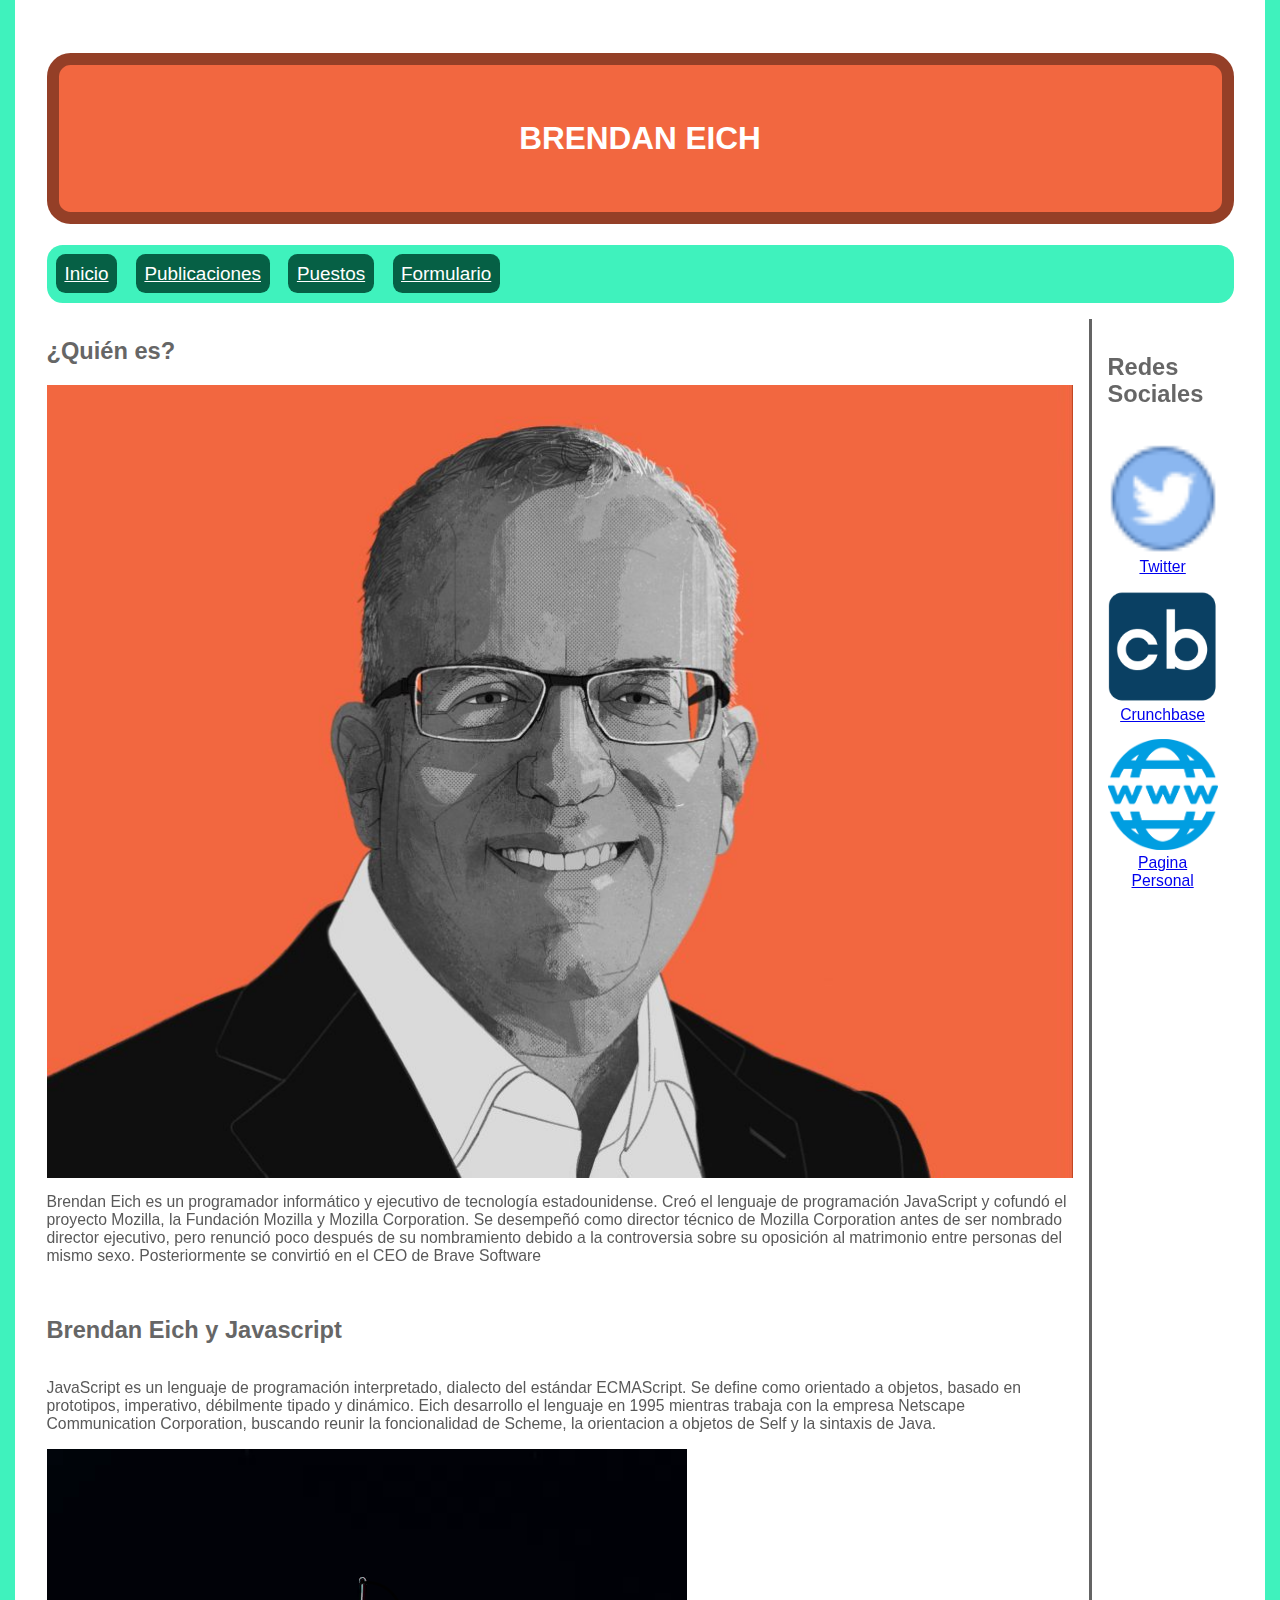
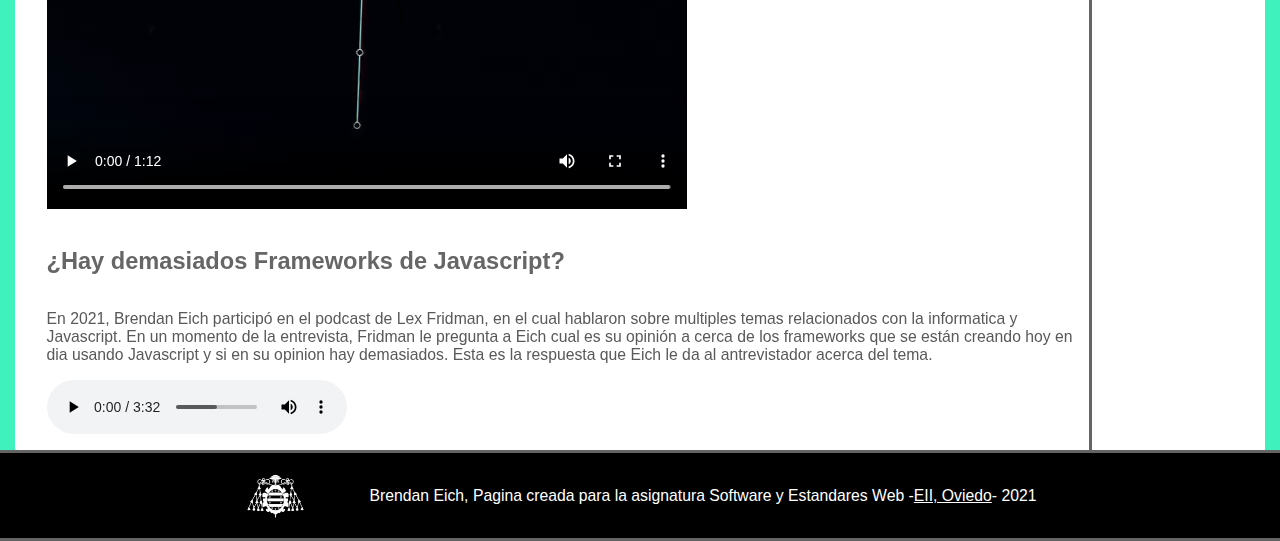
<file: index.html>
<!DOCTYPE HTML>

<html lang="es">
    <head>
        <!-- Datos que describen el documento -->
        <meta charset="UTF-8" />

        <meta name="keywords" content = "Brendan Eich, Mozilla, JavaScript, Brave"/>

        <meta name="author" content="Luis A. Fernandez Suarez"/>
        <meta name="description" content="Esta página esta dedicada a recopilar informacion sobre Brendan Eich, creador de JavaScript y cofundador de Mozilla Corporation"/>   

        <link rel="stylesheet" type="text/css" href="estructura.css"/>
        <link rel="stylesheet" type="text/css" href="estilos.css" />

        <title>Brendand Eich - Inicio</title>

    </head>

    <body>
        <header>
        <!-- Datos con el contenidos que aparece en el navegador -->
            <h1>Brendan Eich</h1>
        </header>
        
        <nav>
            <a title="Index" tabindex="1" accesskey="I" href="index.html">Inicio </a>

            <a title="Publicaciones" tabindex="2" accesskey="p" href="publicaciones.html"> Publicaciones</a>
            
            <a title="Puestos" tabindex="3" accesskey="j" href="puestos.html"> Puestos </a>
            
            <a title="Form" tabindex="4" accesskey="f" href="formulario.html"> Formulario </a>
        </nav>

        <main>
            <section>

                <img src="multimedia/brendan-eich.jpg" alt="Retrato de Brendan Eich">     
                <h2>¿Quién es?</h2>
                <p>
                    Brendan Eich es un programador informático y ejecutivo de tecnología estadounidense. Creó el lenguaje de programación JavaScript y cofundó el proyecto Mozilla, la Fundación Mozilla y Mozilla Corporation. Se desempeñó como director técnico de Mozilla Corporation antes de ser nombrado director ejecutivo, pero renunció poco después de su nombramiento debido a la controversia sobre su oposición al matrimonio entre personas del mismo sexo. Posteriormente se convirtió en el CEO de Brave Software
                </p>
            </section>

            <section>
                <h2>Brendan Eich y Javascript</h2>
                <p>
                    JavaScript es un lenguaje de programación interpretado, dialecto del estándar ECMAScript. Se define como orientado a objetos, basado en prototipos, imperativo, débilmente tipado y dinámico.
                    Eich desarrollo el lenguaje en 1995 mientras trabaja con la empresa Netscape Communication Corporation, buscando reunir la foncionalidad de Scheme, la orientacion a objetos de Self y la sintaxis de Java.              
                </p>
                <picture>
                    <video controls preload="auto">
                        <source src="multimedia/video1.mp4" />
                    </video>           
                </picture>
                
            </section>

            <section>
                <h2>¿Hay demasiados Frameworks de Javascript?</h2>
                <p>
                    En 2021, Brendan Eich participó en el podcast de Lex Fridman, en el cual hablaron sobre multiples temas relacionados con la informatica y Javascript. En un momento de la entrevista, Fridman le pregunta a Eich cual es su opinión a cerca de los frameworks que se están creando hoy en dia usando Javascript y si en su opinion hay demasiados.
                    Esta es la respuesta que Eich le da al antrevistador acerca del tema.
                </p>
                <audio controls>
                    <source src="multimedia/frameworks.mp3" type="audio/mpeg"/>
                </audio>
            </section>
            
            <aside>
                <h2>Redes Sociales</h2>
                <ul>
                    <li>
                        <img src="multimedia/twitter-icon.png" alt="Icono de Twitter"/>
                        <a href="https://twitter.com/BrendanEich">Twitter</a>
                    </li>

                    <li>
                        <img src="multimedia/crunchbase-icon.png" alt="Icono de Crunchbase"/>
                        <a href="https://www.crunchbase.com/person/brendan-eich">Crunchbase</a>
                    </li>

                    <li>
                        <img src="multimedia/www-icon.png" alt="Icono de Pagina Personal"/>
                        <a href="https://brendaneich.com/">Pagina Personal</a>
                    </li>
                </ul>
            </aside>

        </main>
        
        <footer>
            <img src="multimedia/uniovi-logo.png" alt="logo de Uniovi"/>
            Brendan Eich, Pagina creada para la asignatura Software y Estandares Web - <a href="https://ingenieriainformatica.uniovi.es/">EII, Oviedo</a> - 2021
        </footer>

    </body>
</html>
</file>
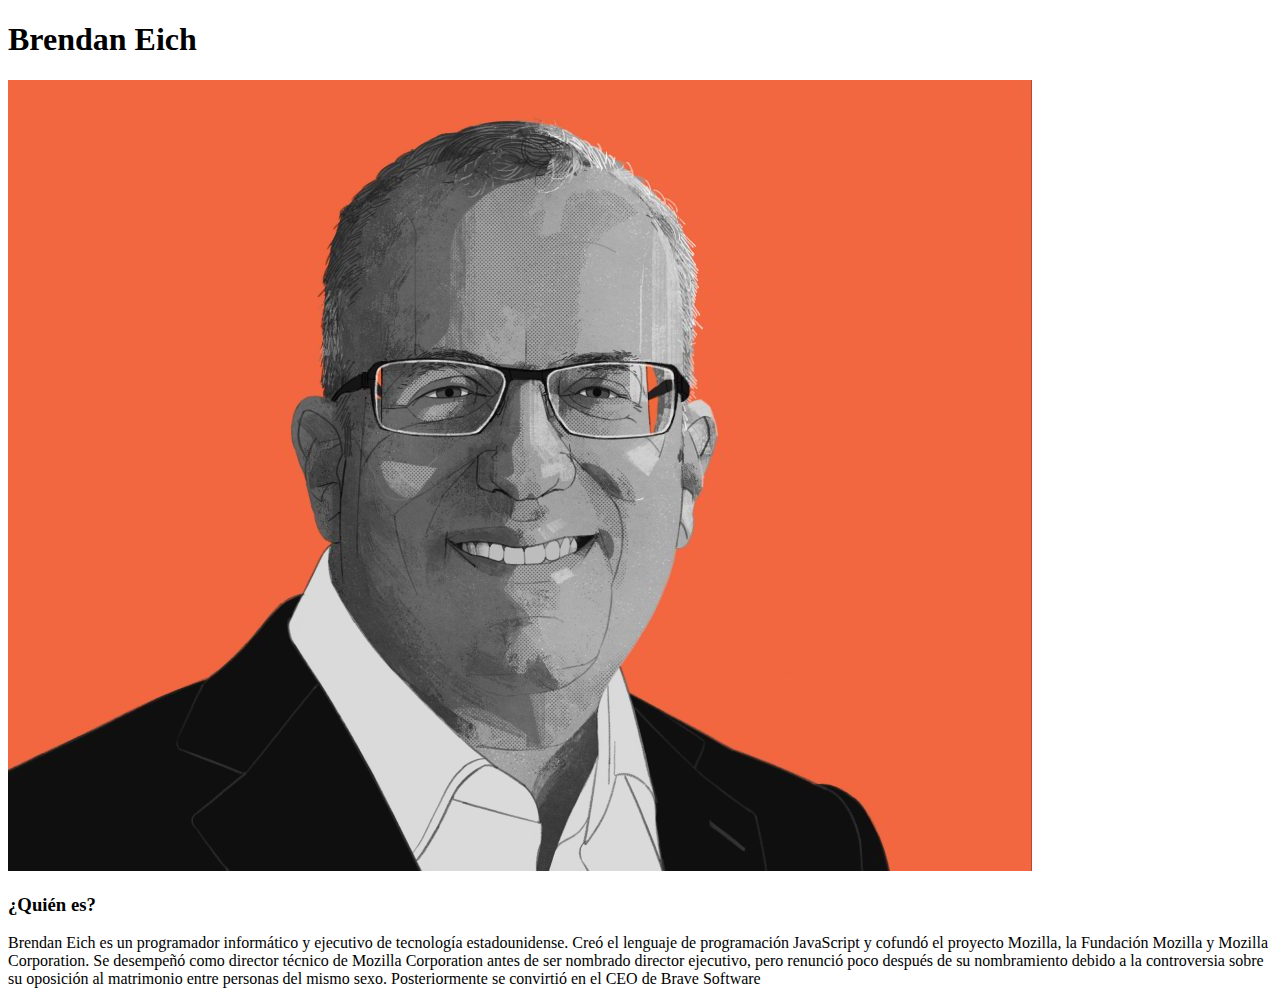
<file: practica1/index.html>
<!DOCTYPE HTML>

<html lang="es">
    <head>
        <!-- Datos que describen el documento -->
        <meta charset="UTF-8" />

        <meta name="keywords" content = "Brendan Eich, Mozilla, JavaScript, Brave"/>

        <meta name="author" content="Luis A. Fernandez Suarez"/>
        <meta name="description" content="Esta página esta dedicada a recopilar informacion sobre Brendan Eich, creador de JavaScript y cofundador de Mozilla Corporation"/>   
        
        <title>Brendand Eich - Inicio</title>

    </head>

    <body>
        <!-- Datos con el contenidos que aparece en el navegador -->
        <h1>Brendan Eich</h1>

        <img src="multimedia/brendan-eich.jpg" alt="Retrato de Brendan Eich">

        <h3>¿Quién es?</h3>
        <p>
            Brendan Eich es un programador informático y ejecutivo de tecnología estadounidense. Creó el lenguaje de programación JavaScript y cofundó el proyecto Mozilla, la Fundación Mozilla y Mozilla Corporation. Se desempeñó como director técnico de Mozilla Corporation antes de ser nombrado director ejecutivo, pero renunció poco después de su nombramiento debido a la controversia sobre su oposición al matrimonio entre personas del mismo sexo. Posteriormente se convirtió en el CEO de Brave Software
        </p>
    </body>
</html>
</file>
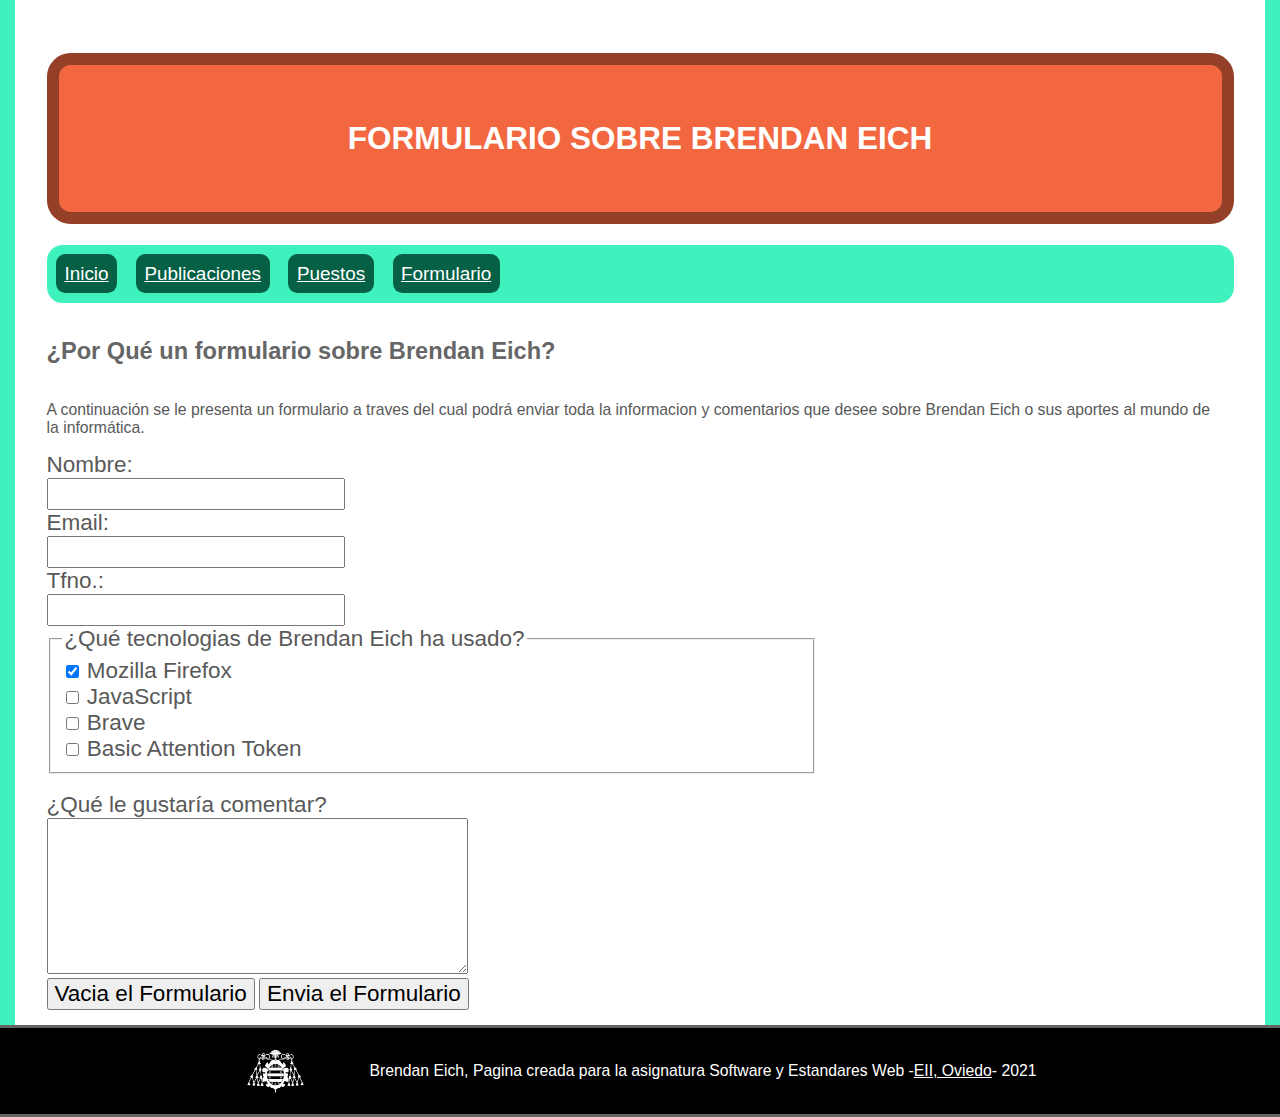
<file: formulario.html>
<!DOCTYPE HTML>

<html lang="es">
    <head>
        <!-- Datos que describen el documento -->
        <meta charset="UTF-8" />

        <meta name="keywords" content = "Brendan Eich, Formualario, Form, Mozilla, Brave, JavaScript"/>

        <meta name="author" content="Luis A. Fernandez Suarez"/>
        <meta name="description" content="Esta página presenta un formulario para enviar informacion y aportes sobre Brendan Eich"/>   
        
        <title>Brendan Eich - Formularion</title>
        <link rel="stylesheet" type="text/css" href="estructura.css"/>
        <link rel="stylesheet" type="text/css" href="estilos.css" />

    </head>

    <body>
        <header>
            <h1>Formulario sobre Brendan Eich</h1>
        </header>
        
        <nav>
            <a title="Index" tabindex="1" accesskey="I" href="index.html">Inicio </a>

            <a title="Publicaciones" tabindex="2" accesskey="p" href="publicaciones.html"> Publicaciones</a>
            
            <a title="Puestos" tabindex="3" accesskey="j" href="puestos.html"> Puestos </a>
            
            <a title="Form" tabindex="4" accesskey="f" href="formulario.html"> Formulario </a>
        </nav>
        
        <main>
            <section>
                <h2>¿Por Qué un formulario sobre Brendan Eich?</h2>
                <p>
                    A continuación se le presenta un formulario a traves del cual podrá enviar toda la informacion y comentarios que desee sobre Brendan Eich o sus aportes al mundo de la informática.
                </p>

                <form name="brendan-eich-form">

                    <label for="name">Nombre:</label><br>
                    <input type="text" id="name"><br> 

                    <label for="mail">Email:</label><br>
                    <input type="email" id="mail"><br> 

                    <label for="phone">Tfno.:</label><br>
                    <input type="tel" id="phone"><br> 

                    <fieldset>
                        <legend> ¿Qué tecnologias de Brendan Eich ha usado?</legend>

                        <input type="checkbox" id="mozilla" checked>
                        <label for="mozilla"> Mozilla Firefox</label><br>

                        <input type="checkbox" id="javascript">  
                        <label for="javascript"> JavaScript</label><br>

                        <input type="checkbox" id="brave">
                        <label for="brave"> Brave</label><br>

                        <input type="checkbox" id="bat">
                        <label for="bat"> Basic Attention Token</label>

                    </fieldset>
                    <br>
                    

                    <label for="comentario"> ¿Qué le gustaría comentar? </label> <br>
                    <textarea id="comentario" cols="50" rows="10"></textarea><br>

                    <input type="reset" value="Vacia el Formulario"> 
                    <input type="submit" value="Envia el Formulario">
                </form>
            </section>
        </main>
        
        <footer>
            <img src="multimedia/uniovi-logo.png" alt="logo de Uniovi"/>
            Brendan Eich, Pagina creada para la asignatura Software y Estandares Web - <a href="https://ingenieriainformatica.uniovi.es/">EII, Oviedo</a> - 2021
        </footer>
    </body>
</html>
</file>
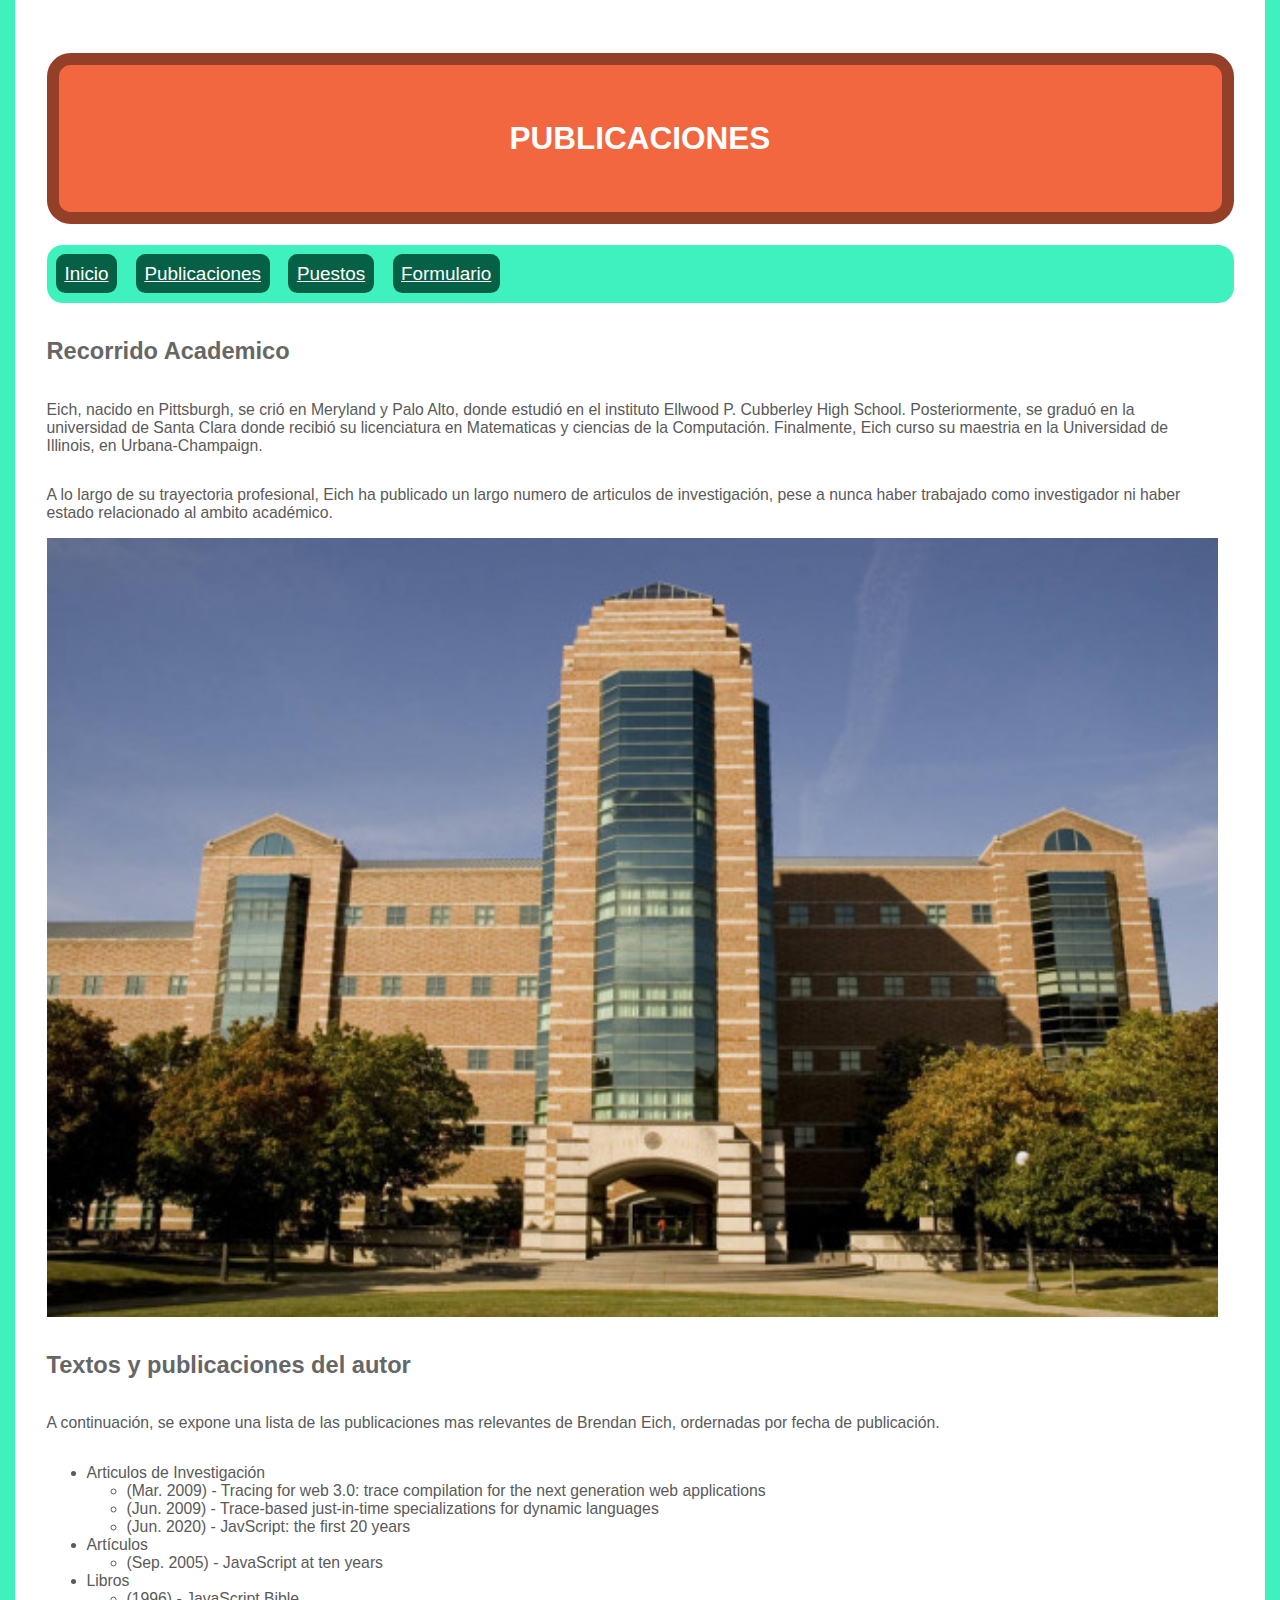
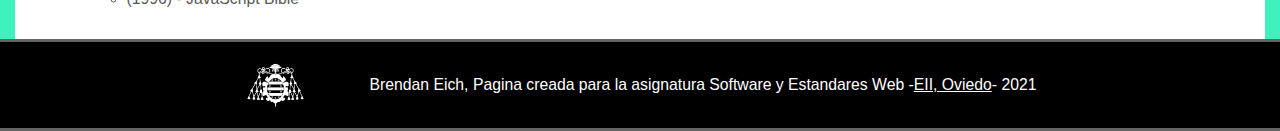
<file: publicaciones.html>
<!DOCTYPE HTML>

<html lang="es">
    <head>
        <!-- Datos que describen el documento -->
        <meta charset="UTF-8" />

        <meta name="keywords" content = "Brendan Eich, publication, JavaScript, research, article, books"/>

        <meta name="author" content="Luis A. Fernandez Suarez"/>
        <meta name="description" content="Esta página esta dedicada a recopilar informacion sobre las publicaciones academicas escritas por Brendan Eich"/>   
        
        <title>Brendan Eich - Publicaciones</title>

        <link rel="stylesheet" type="text/css" href="estructura.css"/>
        <link rel="stylesheet" href="estilos.css" />

    </head>

    <body>
        <header>
            <h1>Publicaciones</h1>
        </header>

        <nav>
            <a title="Index" tabindex="1" accesskey="I" href="index.html">Inicio </a>

            <a title="Publicaciones" tabindex="2" accesskey="p" href="publicaciones.html"> Publicaciones</a>
            
            <a title="Puestos" tabindex="3" accesskey="j" href="puestos.html"> Puestos </a>
            
            <a title="Form" tabindex="4" accesskey="f" href="formulario.html"> Formulario </a>
        </nav>
        <main>
            <section>
                <h2>Recorrido Academico</h2>
                <p>
                    Eich, nacido en Pittsburgh, se crió en Meryland y Palo Alto, donde estudió en el instituto Ellwood P. Cubberley High School.
                    Posteriormente, se graduó en la universidad de Santa Clara donde recibió su licenciatura en Matematicas y ciencias de la Computación. Finalmente, Eich curso su maestria en la Universidad de Illinois, en Urbana-Champaign.
                </p>
                <p>
                    A lo largo de su trayectoria profesional, Eich ha publicado un largo numero de articulos de investigación, pese a nunca haber trabajado como investigador ni haber estado relacionado al ambito académico.
                </p>
            
                <img src="multimedia/university-Illinois.jpg" alt="Universidad de Illinois, Unida-Champagne">
            </section>

            <section>
                <h2>Textos y publicaciones del autor</h2>
                <p>
                A continuación, se expone una lista de las publicaciones mas relevantes de Brendan Eich, ordernadas por fecha de publicación.
                </p>

                <ul>
                    <li>
                        Articulos de Investigación
                        <ul>
                            <li>(Mar. 2009) - Tracing for web 3.0: trace compilation for the next generation web applications</li>
                            <li>(Jun. 2009) - Trace-based just-in-time specializations for dynamic languages</li>
                            <li>(Jun. 2020) - JavScript: the first 20 years</li>
                        </ul>
                    </li>
                    <li>
                        Artículos
                        <ul>
                            <li>(Sep. 2005) - JavaScript at ten years</li>
                        </ul>
                    </li>
                    <li>
                        Libros
                        <ul>
                            <li>(1996) - JavaScript Bible</li>
                        </ul>
                    </li>
                </ul>
            </section>
        </main>

        <footer>
            <img src="multimedia/uniovi-logo.png" alt="logo de Uniovi"/>
            Brendan Eich, Pagina creada para la asignatura Software y Estandares Web - <a href="https://ingenieriainformatica.uniovi.es/">EII, Oviedo</a> - 2021
        </footer>
    </body>
</html>
</file>
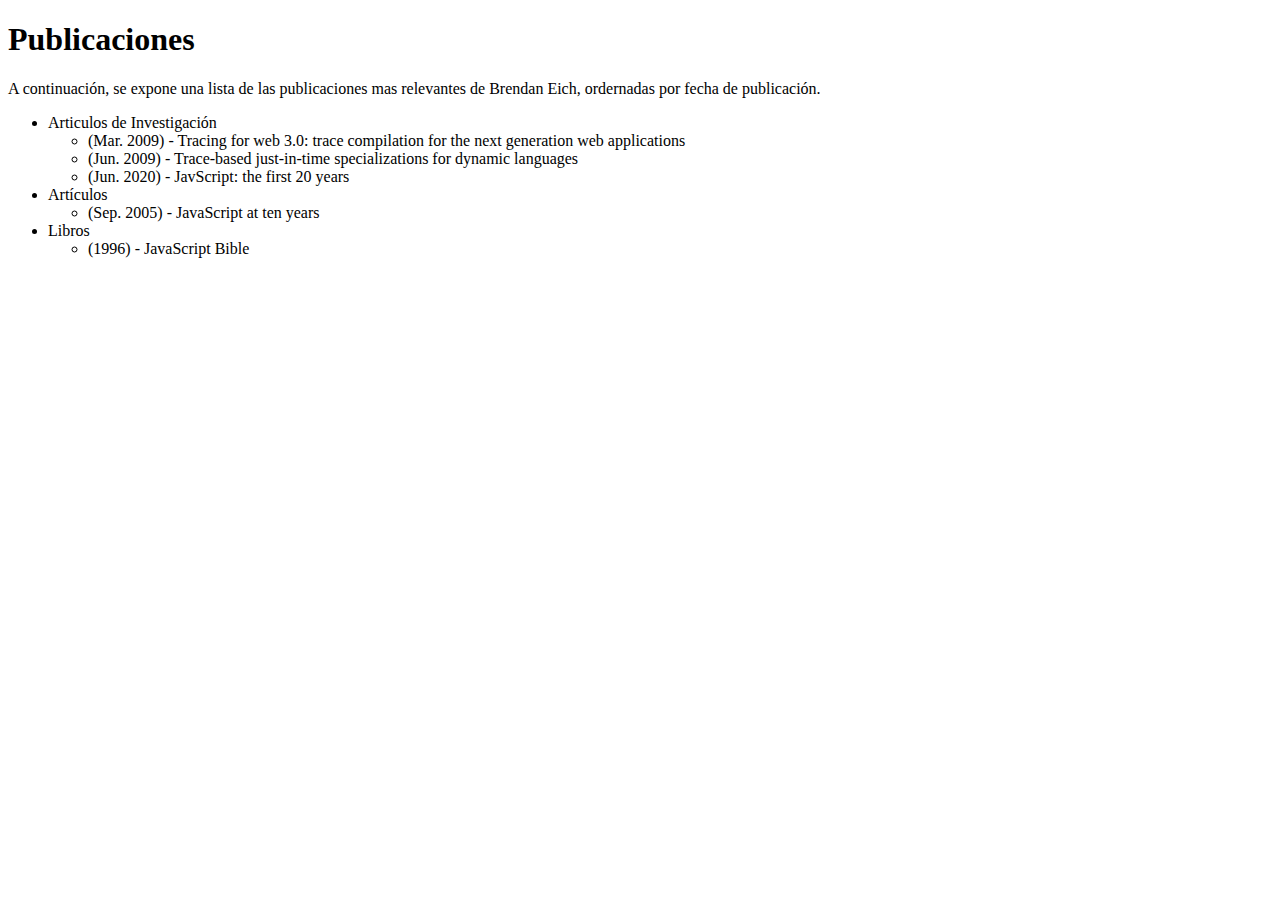
<file: publications.html>
<!DOCTYPE HTML>

<html lang="es">
    <head>
        <!-- Datos que describen el documento -->
        <meta charset="UTF-8" />

        <meta name="keywords" content = "Brendan Eich, publication, JavaScript, research, article, books"/>

        <meta name="author" content="Luis A. Fernandez Suarez"/>
        <meta name="description" content="Esta página esta dedicada a recopilar informacion sobre las publicaciones academicas escritas por Brendan Eich"/>   
        
        <title>Brendan Eich - Publicaciones</title>

    </head>

    <body>
        <h1>Publicaciones</h1>
        <p>
          A continuación, se expone una lista de las publicaciones mas relevantes de Brendan Eich, ordernadas por fecha de publicación.
        </p>

        <ul>
            <li>Articulos de Investigación</li>
                <ul>
                    <li>(Mar. 2009) - Tracing for web 3.0: trace compilation for the next generation web applications</li>
                    <li>(Jun. 2009) - Trace-based just-in-time specializations for dynamic languages</li>
                    <li>(Jun. 2020) - JavScript: the first 20 years</li>
                </ul>

            <li>Artículos</li>
                <ul>
                    <li>(Sep. 2005) - JavaScript at ten years</li>
                </ul>

            <li>Libros</li>
                <ul>
                    <li>(1996) - JavaScript Bible</li>
                </ul>
            
        </ul>
    </body>
</html>
</file>
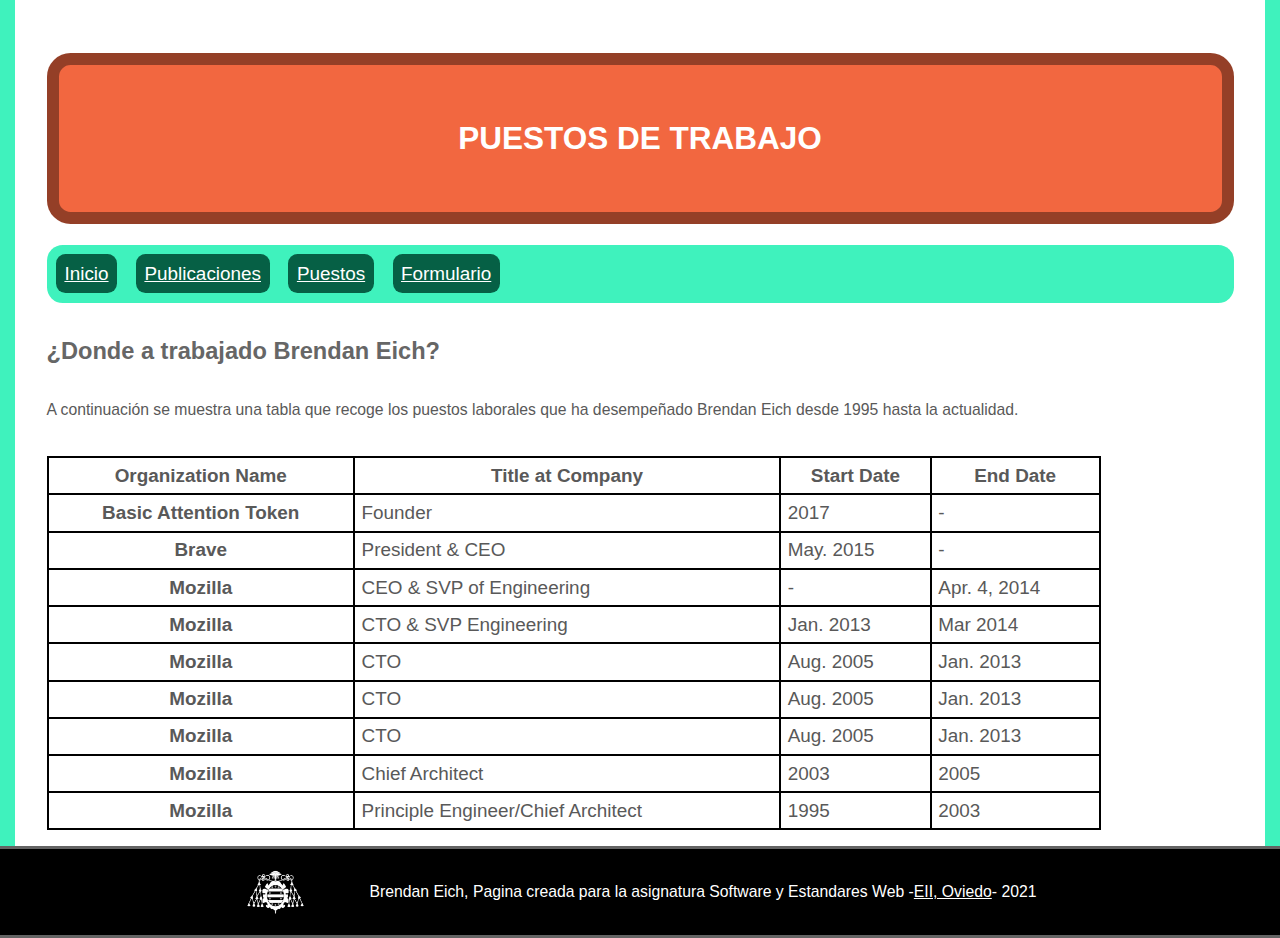
<file: puestos.html>
<!DOCTYPE HTML>

<html lang="es">
    <head>
        <!-- Datos que describen el documento -->
        <meta charset="UTF-8" />

        <meta name="keywords" content = "Brendan Eich, Job, Mozilla, Brave, Basic Attention Token"/>

        <meta name="author" content="Luis A. Fernandez Suarez"/>
        <meta name="description" content="Esta página esta dedicada a recopilar informacion sobre los puestos de trabajo de Brendan Eich"/>   
        
        <title>Brendan Eich - Puestos de Trabajo</title>
        <link rel="stylesheet" type="text/css" href="estructura.css"/>
        <link rel="stylesheet" type="text/css" href="estilos.css" />

    </head>

    <body>
        <header>
            <h1>Puestos de Trabajo</h1>
        </header>

        <nav>
            <a title="Index" tabindex="1" accesskey="I" href="index.html">Inicio </a>

            <a title="Publicaciones" tabindex="2" accesskey="p" href="publicaciones.html"> Publicaciones</a>
            
            <a title="Puestos" tabindex="3" accesskey="j" href="puestos.html"> Puestos </a>
            
            <a title="Form" tabindex="4" accesskey="f" href="formulario.html"> Formulario </a>
        </nav>

        <main>
            <section>
                <h2>¿Donde a trabajado Brendan Eich?</h2>
                <p>
                    A continuación se muestra una tabla que recoge los puestos laborales que ha desempeñado Brendan Eich desde 1995 hasta la actualidad.
                </p>
            
                <table>
                    <caption>Puestos ocupados por Brendan Eich</caption>
                    <thead>
                        <tr> 
                            <th> Organization Name </th>
                            <th> Title at Company </th>
                            <th> Start Date </th>
                            <th> End Date </th>
                    <tbody>
                        <tr> <th> Basic Attention Token </th> <td> Founder   </td> <td> 2017 </td> <td> - </td> </tr>
                        <tr> <th> Brave   </th> <td> President & CEO                     </td> <td> May. 2015 </td> <td> -            </td> </tr> 
                        <tr> <th> Mozilla </th> <td> CEO & SVP of Engineering            </td> <td> -         </td> <td> Apr. 4, 2014 </td> </tr>
                        <tr> <th> Mozilla </th> <td> CTO & SVP Engineering               </td> <td> Jan. 2013 </td> <td> Mar 2014     </td> </tr> 
                        <tr> <th> Mozilla </th> <td> CTO                                 </td> <td> Aug. 2005 </td> <td> Jan. 2013    </td> </tr>
                        <tr> <th> Mozilla </th> <td> CTO                                 </td> <td> Aug. 2005 </td> <td> Jan. 2013    </td> </tr>
                        <tr> <th> Mozilla </th> <td> CTO                                 </td> <td> Aug. 2005 </td> <td> Jan. 2013    </td> </tr>
                        <tr> <th> Mozilla </th> <td> Chief Architect                     </td> <td> 2003      </td> <td> 2005         </td> </tr>
                        <tr> <th> Mozilla </th> <td> Principle Engineer/Chief Architect  </td> <td> 1995      </td> <td> 2003         </td> </tr>   
                </table>
            </section>
        </main>

        <footer>
            <img src="multimedia/uniovi-logo.png" alt="logo de Uniovi"/>
            Brendan Eich, Pagina creada para la asignatura Software y Estandares Web - <a href="https://ingenieriainformatica.uniovi.es/">EII, Oviedo</a> - 2021
        </footer>
    </body>
</html>
</file>
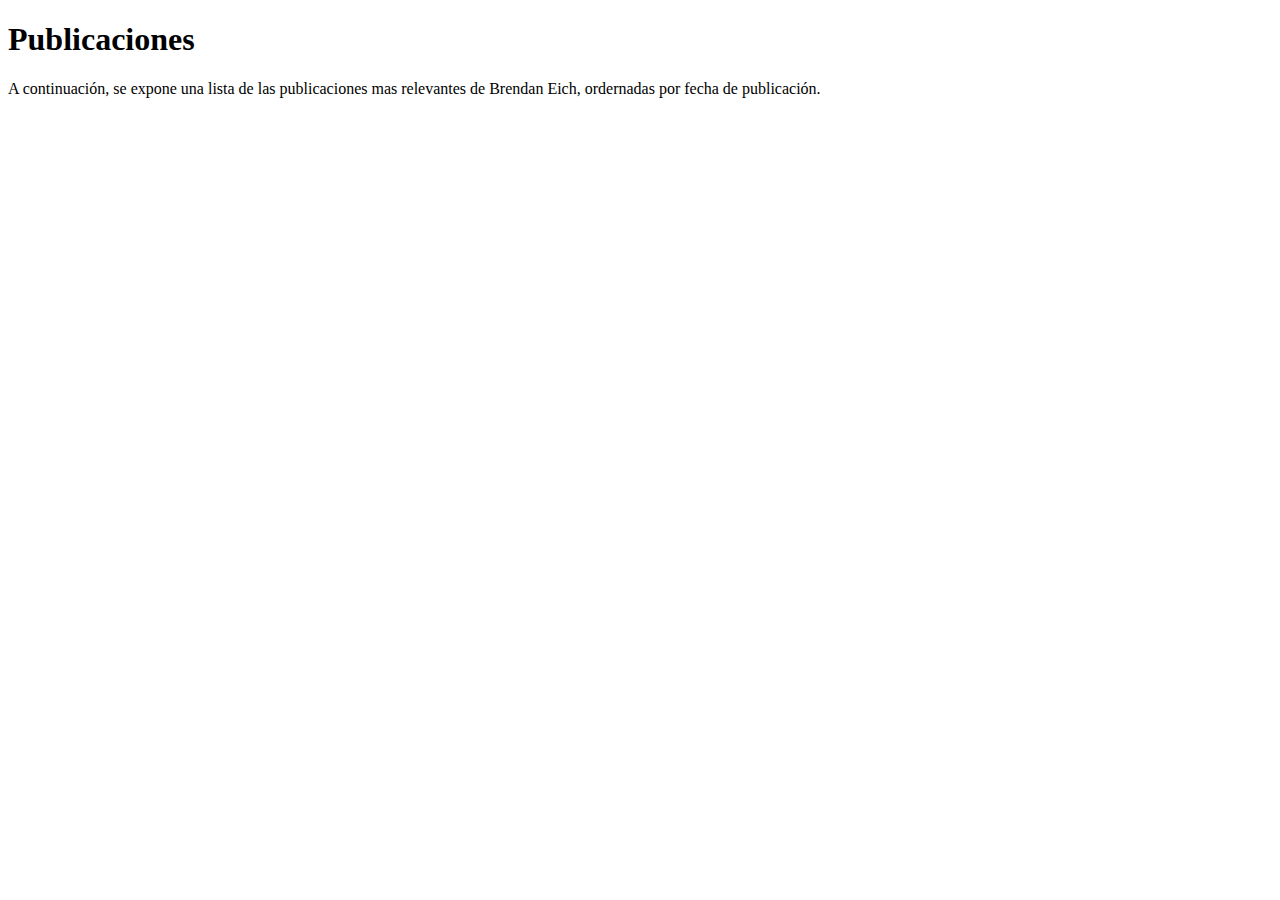
<file: practica1/publications.html>
<!DOCTYPE HTML>

<html lang="es">
    <head>
        <!-- Datos que describen el documento -->
        <meta charset="UTF-8" />

        <meta name="keywords" content = "Brendan Eich, Mozilla, JavaScript, Brave"/>

        <meta name="author" content="Luis A. Fernandez Suarez"/>
        <meta name="description" content="Esta página esta dedicada a recopilar informacion sobre Brendan Eich, creador de JavaScript y cofundador de Mozilla Corporation"/>   
        
        <title>Brendan Eich - Publicaciones</title>

    </head>

    <body>
        <h1>Publicaciones</h1>
        <p>
          A continuación, se expone una lista de las publicaciones mas relevantes de Brendan Eich, ordernadas por fecha de publicación.
        </p>
    </body>
</html>
</file>
<file: estructura.css>
/*Especificidad: 001*/
nav {

    display: flex;
    justify-content:  flex-start;

    background-color: #3FF2BD;
    border-radius: 1em;
    margin-bottom: 1em;
}
/*Especificidad: 001*/
main{
    display: grid;

    grid-column-gap: 1em; /*Esto estara bien?*/
    grid-row-gap: 1em; /*Esto estara bien?*/

    grid-template-columns: 4fr auto;
    grid-template-rows:auto;
}
   

/*Especificidad: 002*/
main aside {

    
    display: flex;
    justify-content: flex-start;
    flex-direction: column;
    

    max-width: 7em;
    min-width: 6em;

    border-left: 0.25em solid #646464;
    
    padding: 1em;

    grid-column: 2;
    grid-row: 1 /  span 3;

    justify-content: left;
}

/*
    Permite añadir un pequeño margen al final de la ultima seccion
*/
/*Especificidad: 011*/
section:last-of-type {
    margin-bottom: 1em;
}

/*Especificidad: 001*/
section {
    display:grid;
    grid-column: 1;
    grid-template-columns: 2fr 1fr;

    grid-auto-rows: auto;
    grid-column-gap: 1em; 
    grid-auto-flow:dense;
}

/*Especificidad: 002*/
section h2 {
    /*
    De la primera columna hasta la ultima (-1)
    */
    grid-column: 1 / span 2;
    grid-row-start: 1;
}

/*Especificidad: 002*/
section p {
    /*
    grid-column: 1;
    grid-row-start: 2;
    */
    position:relative;
    grid-column: span 2;
}

/*Especificidad: 002*/
section img {
    
    grid-column: span 2;
    grid-row-start: auto;
    justify-self:stretch;
}
/*Especificidad: 002*/
section video {
    grid-column: span 2;
    grid-row-start: auto;
    justify-self: stretch;
    
}

/*Especificidad: 002*/
section audio {
    position:relative;
    justify-self: stretch;
}

/*Especificidad: 002*/
section ul {
    grid-column-start: 1;
    grid-row-start: auto;
    grid-column: span 2;

}
/*Especificidad: 002*/
section form {
    grid-column-start: 1;
    grid-row-start: auto;
}

/*Especificidad: 002*/
section table {
    justify-self:stretch;
    font-size: larger;
    grid-column: span 2;
}
</file>
<file: estilos.css>
/*
  COLOR DE FONDO:
  si nos salta esta excepcion, debemo JUSTIFICAR EN EL INFORME
  que hereda este color de su elemento padre.

  https://css-tricks.com/snippets/css/a-guide-to-flexbox/
  https://caniuse.com/
  https://webaim.org/resources/contrastchecker/
  https://crispelayo.github.io/SEW_CSS/
*/

/*Especificidad: 001*/
body {

  font-family: Tahoma, sans-serif;

  /*
    Usado para garantizar que la letra del documento se adapte al tamaño de la pantalla 
    Facilita la visualizacion de ciertos elementos en vista de movil y ayuda a la accesibilidad
  */
  font-size: 1.75vmin;

  color: #595959;
  background-color: #fff;
  
  padding: 2em;
  padding-bottom: 0em;

  /* TO ASK:
      Porque hay cosas que meten margin solas?
  */
  margin: 0em;

  /* TODO BORRAR*/ 

  /*
  border-left-color: #aaf257b0;
  border-left-width: 1em;
  border-left-style: solid;
  */

  border-left: 1em solid #3FF2BD;

  /*
  border-right-color: #aaf257b0;
  border-right-width: 1em;
  border-right-style: solid;
  */
  border-right: 1em solid #3FF2BD;
}

/*Especificidad: 001*/
img {
  width: 100%;
}

/*Especificidad: 001*/
h1 {
  color: #fff;    
  background-color:#f26740; 
  border-radius: 0.75em;
  
  text-transform: uppercase;

  padding: 1.75em; 
  /* TO ASK:
      Porque hay cosas que meten margin solas?
  */
  
  
  border-color: rgba(0, 0, 0, 0.39);
  border-style: solid;
  border-width: 0.4em;

  text-align: center;     
}

/*Especificidad: 001*/
h2{
  color: #666666;
}

/* TO ASK:
      diferencia entre nav > a Y nav a
*/
/*Especificidad: 002*/
nav > a {

  color : #fff;

  /* Relative size for the font*/
  font-size: larger;
  padding: 0.45em;
  margin: 0.5em;

  background-color: #066045;
  border-radius: 0.5em;
}

/* 
-- Table Style: ---------------------------------------------------------------------------
*/
/*Especificidad: 001*/
table{
  width: 90%;
  border-collapse: collapse;
}

/*Especificidad: 002*/
table caption {
  visibility: hidden;
}

/* TO ASK:
      diferencia entre nav > a Y nav a

      section > a => solo afecta a <a>2 (hijo)
      section   a => afecta a todos los <a> dentro

      <section>
      <p> 
        <a>1....
      </>

      <a>2...

      </>

*/
/*Especificidad: 002*/
table th, td, tr{
 
  padding: 0.35em;

  border-color: #000;
  border-width:  0.15em;
  border-style: solid;
}

/* 
-- List Style: ----------------------------------------------------------------------------
*/
/*Especificidad: 002*/
aside ul {
  list-style-type: none;
  padding-inline-start: 0;
}
/*Especificidad: 002*/
aside li{
  text-align: center;
  padding-bottom: 1em;

}

/* 
-- Footer Style: --------------------------------------------------------------------------
*/
/*Especificidad: 001*/
footer {

  display: flex;
  justify-content:center;
  align-items: center;

  position: absolute;
  left: 0%;
  right: 0%;

  background-color: #000;
  text-align: center;
  color: #fff;
  padding: 1em;
  
  border-top: 0.25em solid #646464;
  border-bottom: 0.25em solid #646464;
  
}

footer > img {
  max-height:4em;
  max-width:4em;
  margin-right: 4em;
}

/*Especificidad: 002*/
footer > a {
  color: #fff;
}

form label, input, legend{
  font-size: 2.5vmin;
}
</file>
